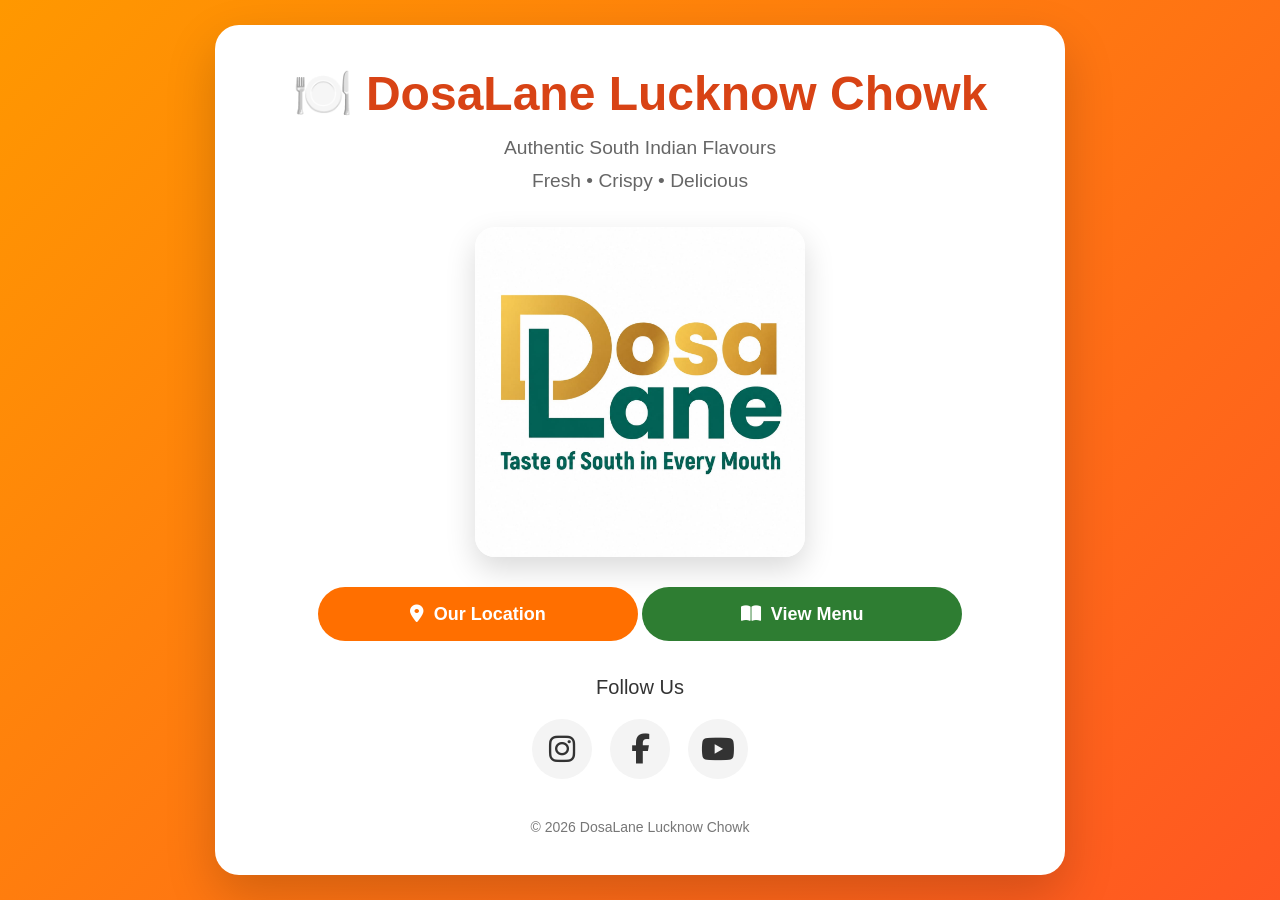
<file: index.html>
<!DOCTYPE html>
<html lang="en">

<head>
    <meta charset="UTF-8">
    <meta name="viewport" content="width=device-width, initial-scale=1.0">
    <title>DosaLane Lucknow Chowk</title>
    <link rel="icon" href="images/DosaLaneLogo.jpeg" type="image/jpeg">
    <link rel="apple-touch-icon" href="images/DosaLaneLogo.jpeg">

    <link rel="stylesheet"
        href="https://cdnjs.cloudflare.com/ajax/libs/font-awesome/6.5.2/css/all.min.css">

    <link rel="stylesheet" href="style.css">
</head>

<body>

    <main class="container">

        <h1>🍽️ DosaLane Lucknow Chowk</h1>

        <p class="subtitle">
            Authentic South Indian Flavours<br>
            Fresh • Crispy • Delicious
        </p>

        <div class="logo">
            <img src="images/DosaLaneLogo.jpeg" alt="DosaLane Logo">
        </div>

        <a class="button"
            href="https://maps.app.goo.gl/YyJaqDy7BtWkkEZb9"
            target="_blank"
            rel="noopener noreferrer">

            <i class="fa-solid fa-location-dot"></i>

            Our Location

        </a>

        <a class="button secondary"
            href="menu.html">

            <i class="fa-solid fa-book-open"></i>

            View Menu

        </a>

        <div class="social-title" id="social-title">
            Follow Us
        </div>

        <nav class="socials" aria-labelledby="social-title">

            <a href="https://www.instagram.com/dosalane_lucknow_chowk"
                target="_blank"
                rel="noopener noreferrer"
                aria-label="Follow DosaLane Lucknow Chowk on Instagram">

                <i class="fab fa-instagram"></i>

            </a>

            <a href="https://www.facebook.com/share/1GhBZFkcVm/"
                target="_blank"
                rel="noopener noreferrer"
                aria-label="Follow DosaLane Lucknow Chowk on Facebook">

                <i class="fab fa-facebook-f"></i>

            </a>

            <a href="https://youtube.com/@dosalanelucknowchowk"
                target="_blank"
                rel="noopener noreferrer"
                aria-label="Watch DosaLane Lucknow Chowk on YouTube">

                <i class="fab fa-youtube"></i>

            </a>

        </nav>

        <div class="footer">
            © 2026 DosaLane Lucknow Chowk
        </div>

    </main>

</body>

</html>
</file>
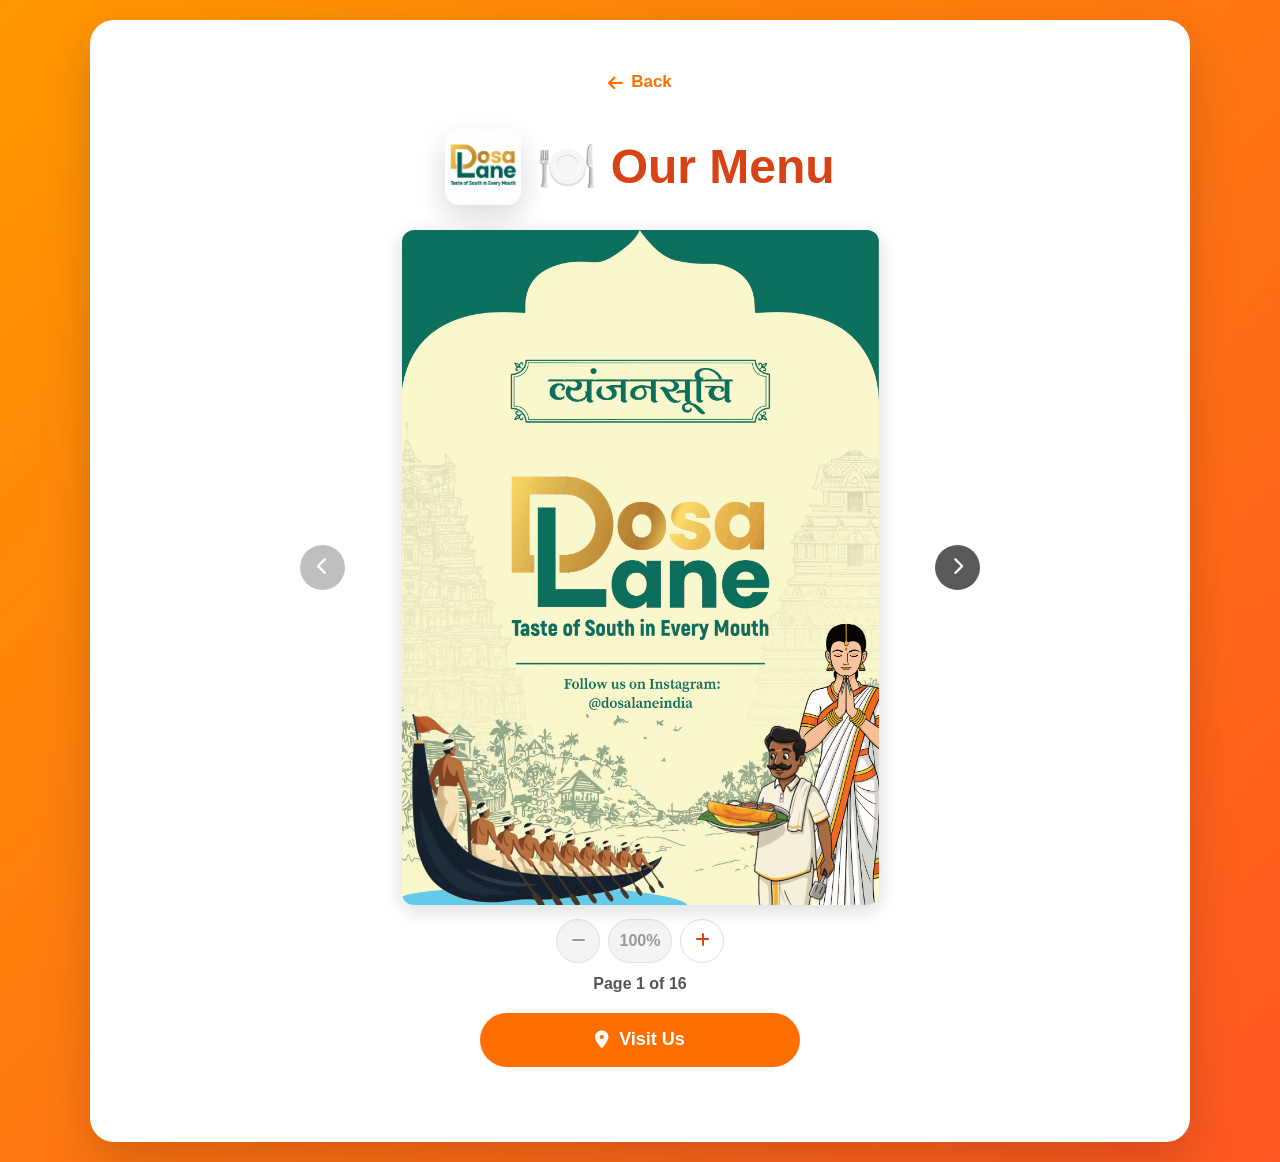
<file: menu.html>
<!DOCTYPE html>

<html lang="en">

<head>
    <meta charset="UTF-8">
    <meta name="viewport" content="width=device-width, initial-scale=1.0">


<title>Menu | DosaLane Lucknow Chowk</title>
<link rel="icon" href="images/DosaLaneLogo.jpeg" type="image/jpeg">
<link rel="apple-touch-icon" href="images/DosaLaneLogo.jpeg">

<link rel="stylesheet"
    href="https://cdnjs.cloudflare.com/ajax/libs/font-awesome/6.5.2/css/all.min.css">

<link rel="stylesheet" href="style.css">


</head>

<body>

<main class="container menu-container">


<!-- Back Button -->
<a href="index.html" class="back-btn">
    <i class="fa-solid fa-arrow-left"></i>
    Back
</a>

<header class="menu-header">
    <div class="logo menu-logo">
        <img src="images/DosaLaneLogo.jpeg" alt="DosaLane Logo">
    </div>
    <h1>🍽️ Our Menu</h1>
</header>

<!-- Book -->
<div class="menu-book">

    <!-- Previous Button -->
    <button class="page-btn prev-btn" type="button" aria-label="Previous menu page" aria-controls="menuPage">
        <i class="fa-solid fa-chevron-left"></i>
    </button>

    <!-- Page -->
    <div class="menu-page" id="menuPage">
        <img
            id="menuImage"
            src="images/menu-1.png"
            alt="DosaLane Menu Page 1"
            decoding="async"
        >
    </div>

    <!-- Next Button -->
    <button class="page-btn next-btn" type="button" aria-label="Next menu page" aria-controls="menuPage">
        <i class="fa-solid fa-chevron-right"></i>
    </button>

</div>

<div class="menu-tools" role="group" aria-label="Menu zoom controls">
    <button class="zoom-btn" id="zoomOut" type="button" aria-label="Zoom out" title="Zoom out" disabled>
        <i class="fa-solid fa-minus" aria-hidden="true"></i>
    </button>
    <button class="zoom-reset" id="zoomReset" type="button" aria-label="Reset zoom" title="Reset zoom" disabled>
        <span id="zoomLevel">100%</span>
    </button>
    <button class="zoom-btn" id="zoomIn" type="button" aria-label="Zoom in" title="Zoom in">
        <i class="fa-solid fa-plus" aria-hidden="true"></i>
    </button>
</div>
<p class="menu-help">Use the arrows or swipe to change pages. When zoomed in, drag the menu to explore it.</p>

<!-- Page Counter -->
<div class="page-counter" aria-live="polite" aria-atomic="true">
    Page <span id="pageNumber">1</span> of <span id="totalPages">16</span>
</div>

<!-- Visit Us -->
<a class="button"
   href="https://maps.app.goo.gl/YyJaqDy7BtWkkEZb9"
   target="_blank"
   rel="noopener noreferrer">

    <i class="fa-solid fa-location-dot"></i>
    Visit Us

</a>

</main>

<script>

    let currentPage = 1;
    const totalPages = 16;

    const menuImage = document.getElementById("menuImage");
    const pageNumber = document.getElementById("pageNumber");
    const previousButton = document.querySelector(".prev-btn");
    const nextButton = document.querySelector(".next-btn");
    const zoomInButton = document.getElementById("zoomIn");
    const zoomOutButton = document.getElementById("zoomOut");
    const zoomResetButton = document.getElementById("zoomReset");
    const zoomLevel = document.getElementById("zoomLevel");
    const menuPage = document.getElementById("menuPage");
    const minZoom = 1;
    const maxZoom = 2.5;
    const zoomStep = 0.25;
    let zoom = minZoom;

    function showPage(page) {

        if (page < 1 || page > totalPages) {
            return;
        }

        currentPage = page;

        menuImage.src = `images/menu-${currentPage}.png`;
        menuImage.alt = `DosaLane Menu Page ${currentPage}`;

        pageNumber.textContent = currentPage;
        previousButton.disabled = currentPage === 1;
        nextButton.disabled = currentPage === totalPages;
        setZoom(minZoom);

        const adjacentPage = currentPage < totalPages ? currentPage + 1 : currentPage - 1;
        const preloadImage = new Image();
        preloadImage.src = `images/menu-${adjacentPage}.png`;
    }

    previousButton.addEventListener("click", previousPage);
    nextButton.addEventListener("click", nextPage);
    zoomInButton.addEventListener("click", function() {
        setZoom(zoom + zoomStep);
    });
    zoomOutButton.addEventListener("click", function() {
        setZoom(zoom - zoomStep);
    });
    zoomResetButton.addEventListener("click", function() {
        setZoom(minZoom);
    });

    showPage(currentPage);

    function nextPage() {

        if (currentPage < totalPages) {
            showPage(currentPage + 1);
        }

    }

    function previousPage() {

        if (currentPage > 1) {
            showPage(currentPage - 1);
        }

    }

    function setZoom(nextZoom) {

        zoom = Math.min(maxZoom, Math.max(minZoom, Math.round(nextZoom * 100) / 100));
        menuPage.style.setProperty("--menu-zoom", `${Math.round(zoom * 100)}%`);
        zoomLevel.textContent = `${Math.round(zoom * 100)}%`;

        zoomOutButton.disabled = zoom <= minZoom;
        zoomInButton.disabled = zoom >= maxZoom;
        zoomResetButton.disabled = zoom === minZoom;

        if (zoom === minZoom) {
            menuPage.scrollLeft = 0;
            menuPage.scrollTop = 0;
        }

        menuPage.classList.toggle("is-zoomed", zoom > minZoom);

    }


    /* Keyboard Navigation */

    document.addEventListener("keydown", function(event) {

        if (event.target.matches("input, textarea, select, [contenteditable='true']")) {
            return;
        }

        if (event.key === "ArrowRight") {
            nextPage();
        }

        if (event.key === "ArrowLeft") {
            previousPage();
        }

    });


    /* Mobile Swipe */

    let touchStartX = 0;
    let touchEndX = 0;

    menuPage.addEventListener("touchstart", function(event) {

        touchStartX = event.changedTouches[0].screenX;

    });

    menuPage.addEventListener("touchend", function(event) {

        touchEndX = event.changedTouches[0].screenX;

        handleSwipe();

    });

    function handleSwipe() {

        if (zoom > minZoom) {
            return;
        }

        const swipeDistance = touchEndX - touchStartX;

        if (Math.abs(swipeDistance) < 50) {
            return;
        }

        if (swipeDistance < 0) {
            nextPage();
        } else {
            previousPage();
        }

    }

</script>

</body>
</html>
</file>
<file: style.css>
* {
    margin: 0;
    padding: 0;
    box-sizing: border-box;
    font-family: Arial, Helvetica, sans-serif;
}

body {
    background: linear-gradient(135deg, #ff9800, #ff5722);
    min-height: 100vh;
    min-height: 100dvh;
    display: flex;
    justify-content: center;
    align-items: center;
    padding: clamp(12px, 3vw, 20px);
}

.container {
    width: 100%;
    max-width: 700px;
    background: #fff;
    border-radius: 24px;
    padding: clamp(24px, 5vw, 40px);
    text-align: center;
    box-shadow: 0 20px 50px rgba(0, 0, 0, 0.18);
}

.logo {
    margin: clamp(20px, 4vw, 30px) auto;
}

.logo img {
    display: block;
    width: 100%;
    max-width: 280px;
    margin-inline: auto;
    border-radius: 20px;
    box-shadow: 0 12px 30px rgba(0, 0, 0, 0.15);
}

h1 {
    color: #d84315;
    font-size: clamp(1.75rem, 4vw, 3rem);
    line-height: 1.2;
    margin-bottom: 10px;
}

.subtitle {
    color: #666;
    font-size: clamp(1rem, 2vw, 1.2rem);
    line-height: 1.7;
    margin-bottom: 30px;
}

.button {
    display: inline-flex;
    align-items: center;
    justify-content: center;
    gap: 10px;
    width: 100%;
    max-width: 320px;
    min-height: 54px;
    padding: 14px 16px;
    background: #ff6f00;
    color: #fff;
    text-decoration: none;
    border-radius: 50px;
    font-size: 18px;
    font-weight: bold;
    transition: background-color 0.2s ease, transform 0.2s ease, box-shadow 0.2s ease;
    margin-bottom: 35px;
}

.social-title {
    font-size: 20px;
    color: #333;
    margin-bottom: 20px;
}

.socials {
    display: flex;
    justify-content: center;
    flex-wrap: wrap;
    gap: 18px;
}

.socials a {
    width: 60px;
    height: 60px;
    display: flex;
    justify-content: center;
    align-items: center;
    text-decoration: none;
    border-radius: 50%;
    background: #f4f4f4;
    color: #333;
    font-size: 30px;
    transition: background-color 0.2s ease, color 0.2s ease, transform 0.2s ease;
}

:where(a, button):focus-visible {
    outline: 3px solid #1565c0;
    outline-offset: 4px;
}

.footer {
    margin-top: 40px;
    color: #777;
    font-size: 14px;
}

/* Mobile */

@media (max-width: 768px) {
    .logo img {
        max-width: 220px;
    }

    .socials {
        gap: 15px;
    }

    .socials a {
        width: 58px;
        height: 58px;
        font-size: 26px;
    }

    .button {
        font-size: 17px;
    }


}

@media (hover: hover) and (pointer: fine) {
    .button:hover {
        background: #e65100;
        transform: translateY(-3px);
    }

    .secondary:hover {
        background: #1b5e20;
    }

    .socials a:hover {
        background: #ff6f00;
        color: #fff;
        transform: scale(1.08);
    }

    .menu-grid img:hover {
        transform: scale(1.02);
    }

    .back-btn:hover {
        color: #d84315;
    }

    .page-btn:hover:not(:disabled) {
        background: rgba(0, 0, 0, 0.85);
        transform: scale(1.08);
    }

    .zoom-btn:hover:not(:disabled),
    .zoom-reset:hover:not(:disabled) {
        background: #fff3e0;
        border-color: #ffb74d;
    }
}

.button:active,
.socials a:active,
.page-btn:active:not(:disabled),
.zoom-btn:active:not(:disabled),
.zoom-reset:active:not(:disabled) {
    transform: scale(0.97);
}

/* Large Screens */

@media (min-width: 1200px) {
    .container {
        max-width: 850px;
    }


    .logo img {
        max-width: 330px;
    }


}

/* Second Button */

.secondary {
    background: #2e7d32;
    margin-top: -15px;
}

/* Menu Page */

.menu-container {
    max-width: 1100px;
}

.menu-header {
    display: flex;
    align-items: center;
    justify-content: center;
    gap: 16px;
    margin: 0 auto 10px;
}

.menu-header h1 {
    margin-bottom: 0;
}

.menu-logo {
    flex: 0 0 auto;
    margin: 0;
}

.menu-logo img {
    width: 76px;
    max-width: none;
    border-radius: 14px;
}

.menu-grid {
    margin-top: 30px;
    display: grid;
    grid-template-columns: 1fr;
    gap: 25px;
}

.menu-grid img {
    width: 100%;
    border-radius: 18px;
    box-shadow: 0 12px 30px rgba(0, 0, 0, .18);
    transition: .3s;
    cursor: zoom-in;
}

.back-btn {
    display: inline-flex;
    align-items: center;
    gap: 8px;
    min-height: 44px;
    padding: 6px 2px;
    margin-bottom: 25px;
    text-decoration: none;
    color: #ff6f00;
    font-weight: bold;
    font-size: 17px;
}

@media (min-width: 900px) {


    .menu-grid {

        grid-template-columns: repeat(2, 1fr);

    }


}

@media (max-width:768px) {


    .menu-container {

        padding: 20px;

    }

}

/* ================================
MENU BOOK
================================ */

.menu-book {
    position: relative;
    width: 100%;
    max-width: 700px;
    margin: 25px auto 10px;


    display: flex;
    align-items: center;
    justify-content: center;


}

/* Menu Page */

.menu-page {
    --menu-zoom: 100%;
    width: min(100%, 53vh);
    width: min(100%, 53dvh);
    aspect-ratio: 1654 / 2339;
    display: flex;
    justify-content: flex-start;
    align-items: flex-start;

    overflow: hidden;

    border-radius: 12px;
    background: #fff;

    box-shadow: 0 5px 20px rgba(0, 0, 0, 0.15);

    touch-action: pan-x pan-y;


}

.menu-page.is-zoomed {
    overflow: auto;
}

/* Menu Image */

.menu-page img {
    display: block;
    width: var(--menu-zoom);
    max-width: none;
    height: auto;

    object-fit: contain;

    user-select: none;
    -webkit-user-drag: none;


}

.menu-tools {
    display: inline-flex;
    align-items: center;
    gap: 8px;
    margin-top: 4px;
}

.zoom-btn,
.zoom-reset {
    min-width: 44px;
    min-height: 44px;
    border: 1px solid #e0e0e0;
    background: #fff;
    color: #d84315;
    border-radius: 50%;
    font: inherit;
    font-weight: 700;
    cursor: pointer;
}

.zoom-reset {
    min-width: 64px;
    border-radius: 24px;
    color: #555;
}

.zoom-btn:disabled,
.zoom-reset:disabled {
    color: #999;
    background: #f4f4f4;
    cursor: not-allowed;
}

.menu-help {
    display: none;
    max-width: 460px;
    margin: 10px auto 0;
    color: #666;
    font-size: 14px;
    line-height: 1.45;
}

@media (max-width: 768px) {
    .menu-help {
        display: block;
    }
}

/* Navigation Buttons */

.page-btn {
    position: absolute;


    width: 45px;
    height: 45px;

    border: none;
    border-radius: 50%;

    background: rgba(0, 0, 0, 0.65);
    color: white;

    display: flex;
    align-items: center;
    justify-content: center;

    cursor: pointer;

    z-index: 10;

    font-size: 18px;

    transition: all 0.2s ease;


}

.page-btn:disabled {
    opacity: 0.38;
    cursor: not-allowed;
}

/* Previous */

.prev-btn {
    left: 10px;
}

/* Next */

.next-btn {
    right: 10px;
}

/* Page Counter */

.page-counter {
    text-align: center;


    font-size: 16px;
    font-weight: 600;

    margin: 12px 0 20px;

    color: #555;


}

/* Mobile */

@media (max-width: 600px) {


    .menu-book {
        margin-top: 20px;
    }

    .menu-page {
        border-radius: 8px;
    }

    .menu-header {
        gap: 12px;
    }

    .menu-logo img {
        width: 64px;
    }

    .page-btn {
        width: 44px;
        height: 44px;

        font-size: 16px;
    }

    .prev-btn {
        left: 6px;
    }

    .next-btn {
        right: 6px;
    }


}

@media (max-width: 380px) {
    .container {
        border-radius: 18px;
        padding: 20px 16px;
    }

    .button {
        max-width: none;
    }

    .socials {
        gap: 12px;
    }
}

@media (max-height: 700px) and (min-width: 601px) {
    body {
        align-items: flex-start;
    }

    .container {
        margin: 12px 0;
    }

    .menu-page img {
        max-height: 64dvh;
    }
}

@media (prefers-reduced-motion: reduce) {
    *,
    *::before,
    *::after {
        scroll-behavior: auto !important;
        transition-duration: 0.01ms !important;
        animation-duration: 0.01ms !important;
    }
}
</file>
